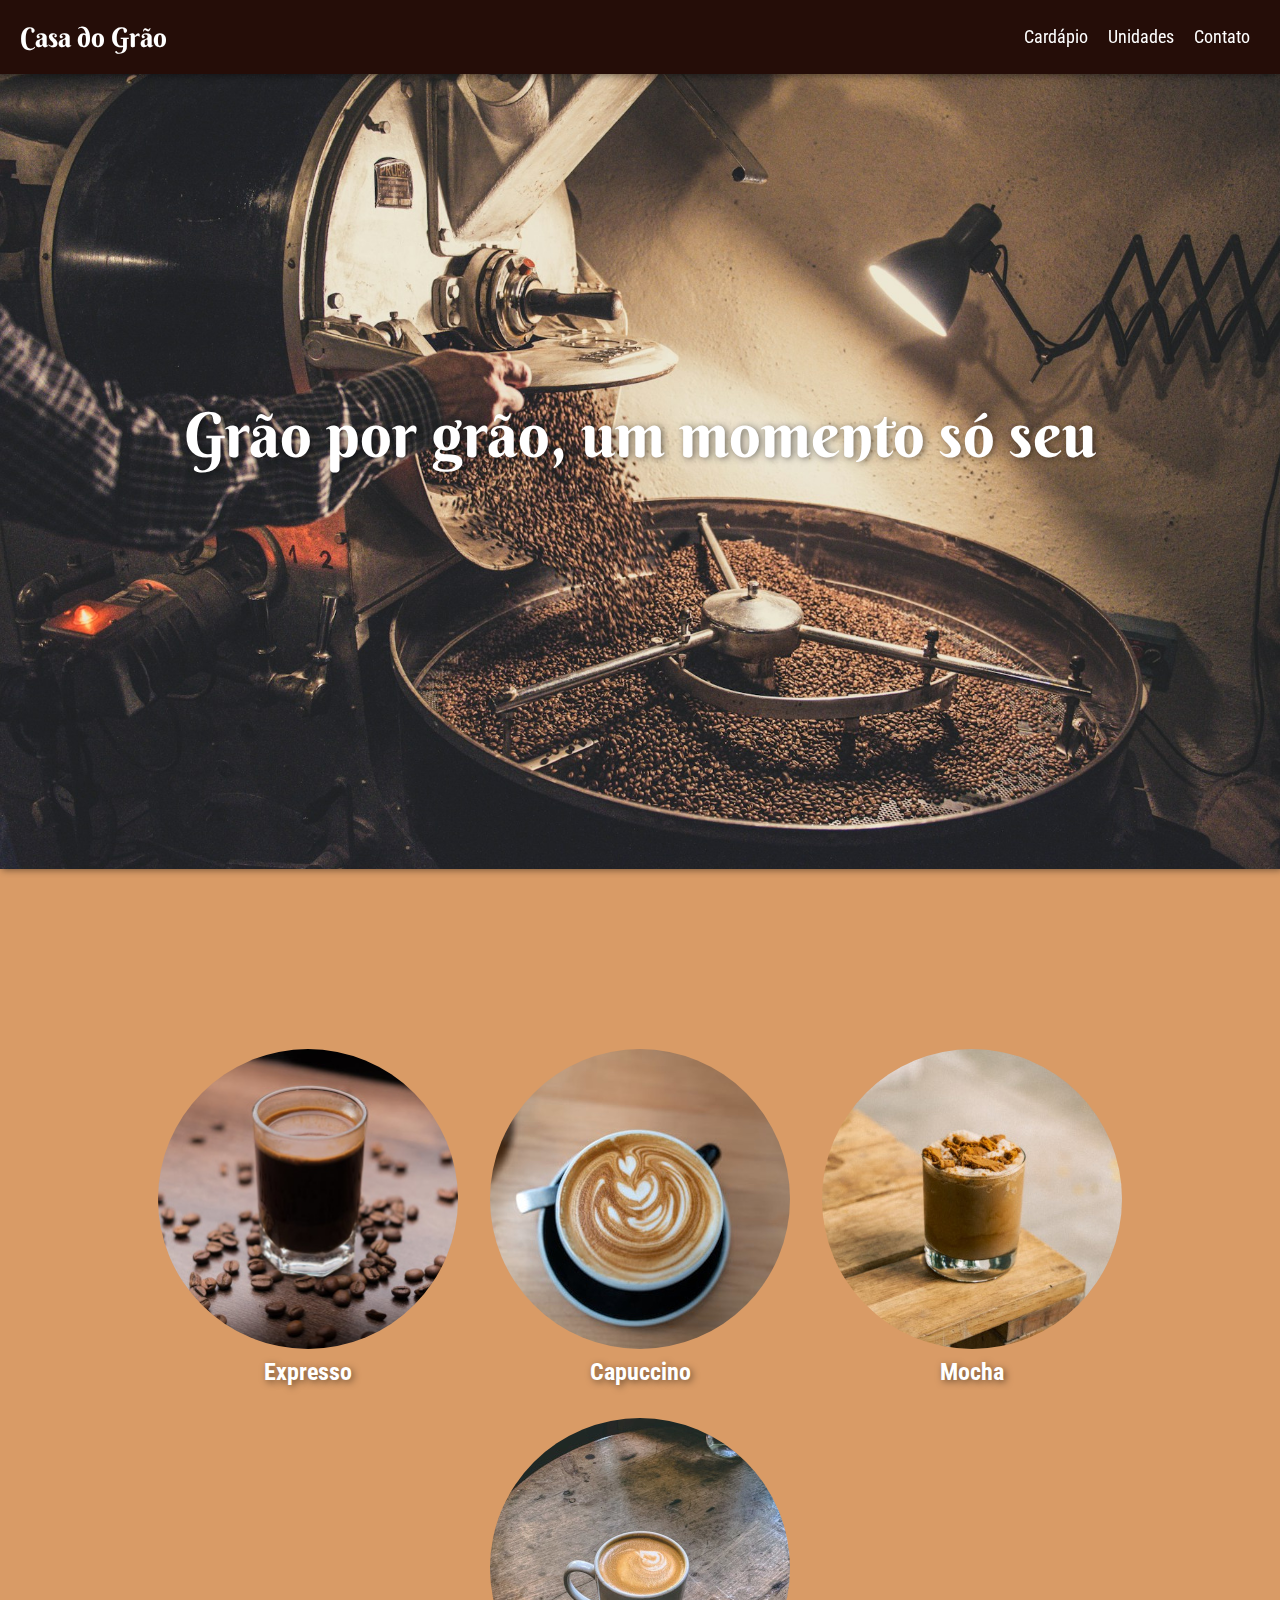
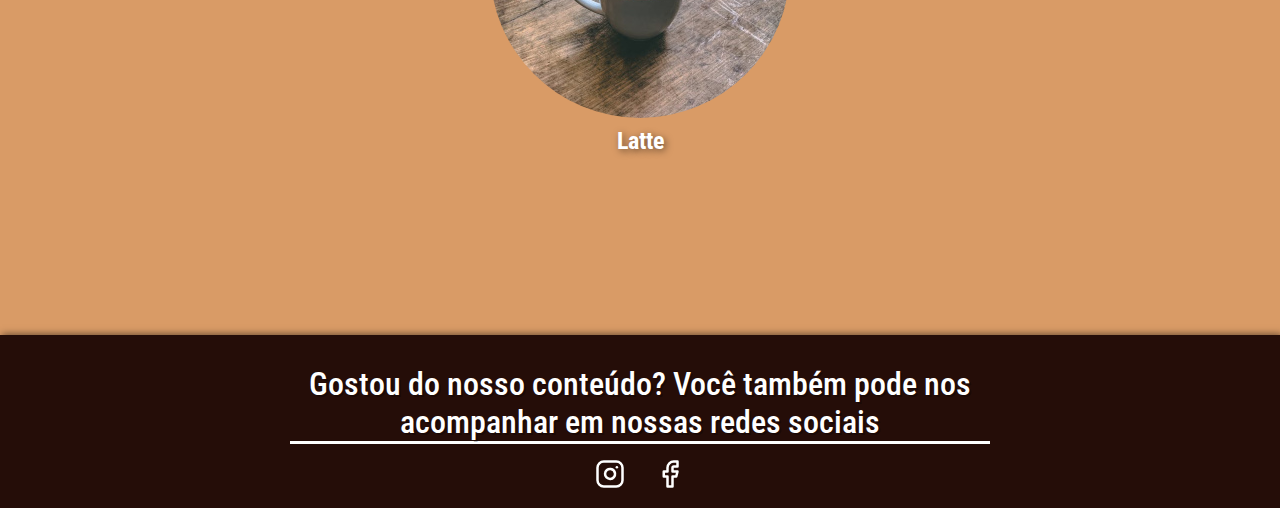
<file: index.html>
<!DOCTYPE html>
<html lang="en">
<head>
    <meta charset="UTF-8">
    <meta name="viewport" content="width=device-width, initial-scale=1.0">
    <link rel="stylesheet" href="style.css">
    <link rel="shortcut icon" href="images/cafezin.ico" type="image/x-icon">
    <title>Casa do Grão</title>
</head>
<body>
    <header>
        <nav>
            <a href="index.html" id="logo">Casa do Grão</a>
            <ul id="menu">
                <li><a href="#">Cardápio</a></li>
                <li><a href="#">Unidades</a></li>
                <li><a href="#">Contato</a></li>
            </ul>
        </nav>
    </header>

    <main>
        <section id="imagem_parallax">
            <h1 id="logo2">Grão por grão, um momento só seu</h1>
        </section>

        <section id="cardapio"> <!--colocar imagens redondas com descrioções aqui-->
            <div class="cafe">
                <img src="images/expresso-300.jpg" alt="café expresso">
                <p class="descricao">Expresso</p>
            </div>
            <div class="cafe">
                <img src="images/capuccino-300.jpg" alt="capuccino">
                <p class="descricao">Capuccino</p>
            </div>
            <div class="cafe">
                <img src="images/mocha-300.jpg" alt="café mocha">
                <p class="descricao">Mocha</p>
            </div>
            <div class="cafe">
                <img src="images/latte-300.jpg" alt="café latte">
                <p class="descricao">Latte</p>
            </div>
        </section>
    </main>

    <footer>
        <h1>Gostou do nosso conteúdo? Você também pode nos acompanhar em nossas redes sociais</h1>
        <ul>
            <li>
                <a href="https://www.instagram.com/viniciushez/" target="_blank">
                    <svg 
                        class="rede_social_logo" 
                        xmlns="http://www.w3.org/2000/svg" 
                        width="24" 
                        height="24" 
                        viewBox="0 0 24 24" 
                        fill="none" 
                        stroke="currentColor" 
                        stroke-width="2" 
                        stroke-linecap="round" 
                        stroke-linejoin="round" 
                        class="lucide lucide-instagram-icon lucide-instagram"
                    >
                        <rect width="20" height="20" x="2" y="2" rx="5" ry="5"/>
                        <path d="M16 11.37A4 4 0 1 1 12.63 8 4 4 0 0 1 16 11.37z"/>
                        <line x1="17.5" x2="17.51" y1="6.5" y2="6.5"/>
                    </svg>
                </a>
            </li>
            <li>
                <a href="#">
                    <svg 
                        class="rede_social_logo" 
                        xmlns="http://www.w3.org/2000/svg" 
                        width="24" 
                        height="24" 
                        viewBox="0 0 24 24" 
                        fill="none" 
                        stroke="currentColor" 
                        stroke-width="2" 
                        stroke-linecap="round" 
                        stroke-linejoin="round" 
                        class="lucide lucide-facebook-icon lucide-facebook"
                    >
                        <path d="M18 2h-3a5 5 0 0 0-5 5v3H7v4h3v8h4v-8h3l1-4h-4V7a1 1 0 0 1 1-1h3z"/>
                    </svg>
                </a>
            </li>
        </ul>
    </footer>
    
</body>
</html>
</file>
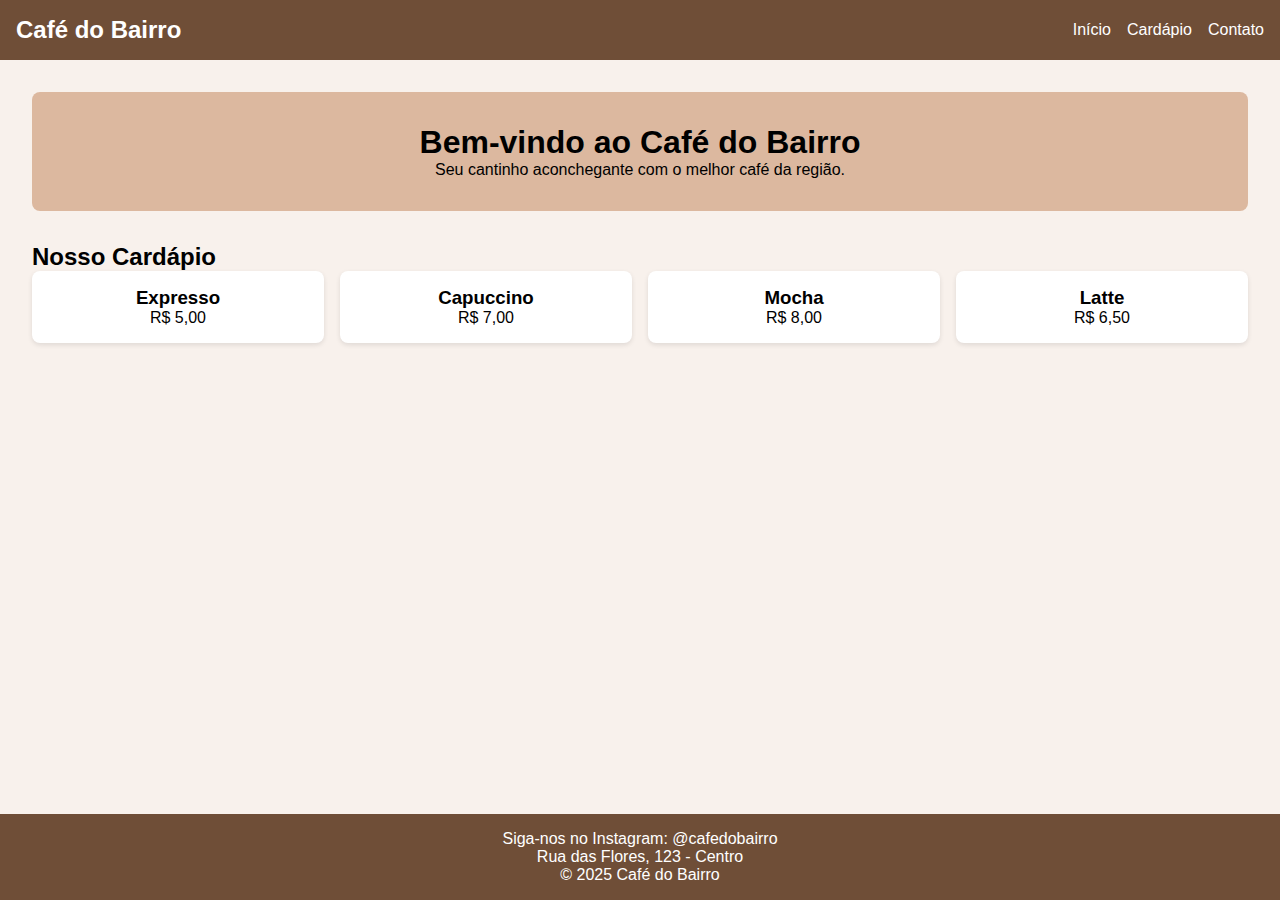
<file: teste.html>
<!DOCTYPE html>
<html lang="pt-br">
<head>
  <meta charset="UTF-8" />
  <meta name="viewport" content="width=device-width, initial-scale=1.0" />
  <title>Café do Bairro</title>
  <style>
    * {
      margin: 0;
      padding: 0;
      box-sizing: border-box;
      font-family: Arial, Helvetica, sans-serif;
    }

    body {
      display: flex;
      flex-direction: column;
      min-height: 100vh;
    }

    header {
      background-color: #6f4e37;
      color: white;
      padding: 1rem;
    }

    nav {
      display: flex;
      justify-content: space-between;
      align-items: center;
      flex-wrap: wrap;
    }

    .logo {
      font-size: 1.5rem;
      font-weight: bold;
    }

    .nav-links {
      display: flex;
      gap: 1rem;
    }

    .nav-links a {
      color: white;
      text-decoration: none;
      font-weight: 500;
    }

    main {
      flex: 1;
      padding: 2rem;
      background-color: #f8f1ec;
    }

    .banner {
      background-color: #dcb89f;
      padding: 2rem;
      text-align: center;
      border-radius: 8px;
      margin-bottom: 2rem;
    }

    .cardapio {
      display: grid;
      grid-template-columns: repeat(auto-fit, minmax(200px, 1fr));
      gap: 1rem;
    }

    .produto {
      background-color: white;
      padding: 1rem;
      border-radius: 8px;
      box-shadow: 0 2px 5px rgba(0,0,0,0.1);
      text-align: center;
    }

    footer {
      background-color: #6f4e37;
      color: white;
      text-align: center;
      padding: 1rem;
    }

    @media (max-width: 600px) {
      .nav-links {
        flex-direction: column;
        align-items: flex-start;
        gap: 0.5rem;
        margin-top: 1rem;
      }
    }
  </style>
</head>
<body>
  <header>
    <nav>
      <div class="logo">Café do Bairro</div>
      <div class="nav-links">
        <a href="#">Início</a>
        <a href="#">Cardápio</a>
        <a href="#">Contato</a>
      </div>
    </nav>
  </header>

  <main>
    <div class="banner">
      <h1>Bem-vindo ao Café do Bairro</h1>
      <p>Seu cantinho aconchegante com o melhor café da região.</p>
    </div>

    <h2>Nosso Cardápio</h2>
    <div class="cardapio">
      <div class="produto">
        <h3>Expresso</h3>
        <p>R$ 5,00</p>
      </div>
      <div class="produto">
        <h3>Capuccino</h3>
        <p>R$ 7,00</p>
      </div>
      <div class="produto">
        <h3>Mocha</h3>
        <p>R$ 8,00</p>
      </div>
      <div class="produto">
        <h3>Latte</h3>
        <p>R$ 6,50</p>
      </div>
    </div>
  </main>

  <footer>
    <p>Siga-nos no Instagram: @cafedobairro</p>
    <p>Rua das Flores, 123 - Centro</p>
    <p>&copy; 2025 Café do Bairro</p>
  </footer>
</body>
</html>
</file>
<file: style.css>
@charset "UTF-8";
@import url('https://fonts.googleapis.com/css2?family=Berkshire+Swash&display=swap');
@import url('https://fonts.googleapis.com/css2?family=Roboto+Condensed:ital,wght@0,100..900;1,100..900&display=swap');

:root {
    /* Cores */
    --marrom_escuro: #250d08; 
    --creme: #D9CCC5; 
    --caramelo: #D99B66; 
    --opcional1-creme_escuro: #BFA995; 
    --opcional2-marrom_claro: #593825; 

    /* Fontes  */
    --fonte_padrao: "Roboto Condensed", sans-serif;
    --fonte_titulos: "Berkshire Swash", serif;
}

* {
    margin: 0px;
    padding: 0px;
    font-weight: normal;
    font-style: normal;
}

body {
    min-height: 100vh;
    background-color: var(--caramelo);
    color: white;
    font-family: var(--fonte_padrao);
}

header {
    background-color: var(--marrom_escuro);
    padding: 20px;
    box-shadow: 0px 2px 7px rgba(0, 0, 0, 0.422);
    position: fixed;
    top: 0;
    left: 0;
    right: 0;
    z-index: 1000;
}

#logo {
    font-family: var(--fonte_titulos);
    font-size: clamp(1.3em, 1.5vw + 0.5em, 2em);
    text-decoration: none;
    color: white;
}

#logo2 {
    font-family: var(--fonte_titulos);
    font-size: clamp(1.3em, 1.5vw + 0.5em, 2em);
    text-decoration: none;
    color: white;
    padding: 0px 30px;
}

nav {
    display: flex;
    justify-content: space-between;
    align-items: center;
}

#menu {
    display: flex;
    flex-wrap: wrap;
    /* gap: 1rem; */
    justify-content: space-between;
    list-style: none;
}

#menu a {
    text-decoration: none;
    color: white;
    font-size: clamp(0.9em, 1vw + 0.3em, 1.2em);
    font-weight: 400;
    padding: 5px 10px;
    border-radius: 5px;
}

#menu a:hover {
    background-color: var(--caramelo);
    transition: 0.5s all;
}

h1 {
    font-family: var(--fonte_titulos);
}

section {
    padding-top: 44vh;
    padding-bottom: 44vh;
}

#imagem_parallax {
    text-align: center;
    text-shadow: 2px 1px 7px rgba(0, 0, 0, 0.503);
    font-size: clamp(1.5rem, 5vw, 3rem);
    background-image: url(images/cafe1-parallax.jpg);
    background-size: cover;
    background-position: center;
    background-attachment: fixed;
    box-shadow: 2px 1px 7px rgba(0, 0, 0, 0.468);
}

#cardapio {
    display: flex;
    justify-content: center;
    flex-wrap: wrap;
    gap: 2rem;
    padding: 20vh 2rem;
}

#cardapio img {
    width: 300px;
    height: 300px;
    border-radius: 50%;
    object-fit: cover;
}

.cafe {
    text-align: center;
}

.cafe img:hover {
    transform: scale(1.01);
    transition: 0.5s all;
}

.descricao {
    text-shadow:  2px 2px 7px rgba(0, 0, 0, 0.503);    
    font-size: 1.5rem;
    font-weight: bold;
    padding-top: 5px;
}


footer {
    background-color: var(--marrom_escuro);
    color: var(white);
    box-shadow: 2px -1px 7px rgba(0, 0, 0, 0.51);
}

footer > h1 {
    text-align: center;
    text-shadow: 2px 2px 0px rgba(0, 0, 0, 0.270);
    font-family: var(--fonte_padrao);
    font-size: clamp(1.5rem, 2vw + 1rem, 2rem);
    font-weight: 500;
    min-width: 300px;
    max-width: 700px;
    margin: auto;
    margin-bottom: 15px;
    padding: 30px 0px 0px 0px;
    border-bottom: 3px solid white
}

footer > ul {
    display: flex;
    gap: 30px;
    flex-wrap: wrap;
    min-width: 300px;
    width: 100%;
    justify-content: center;
    padding-bottom: 15px;
}


footer li {
    list-style: none;
}

.rede_social_logo {
    color: white;
    height: 30px;
    width: 30px;
}

.rede_social_logo:hover {
    color: var(--caramelo);
}
</file>
